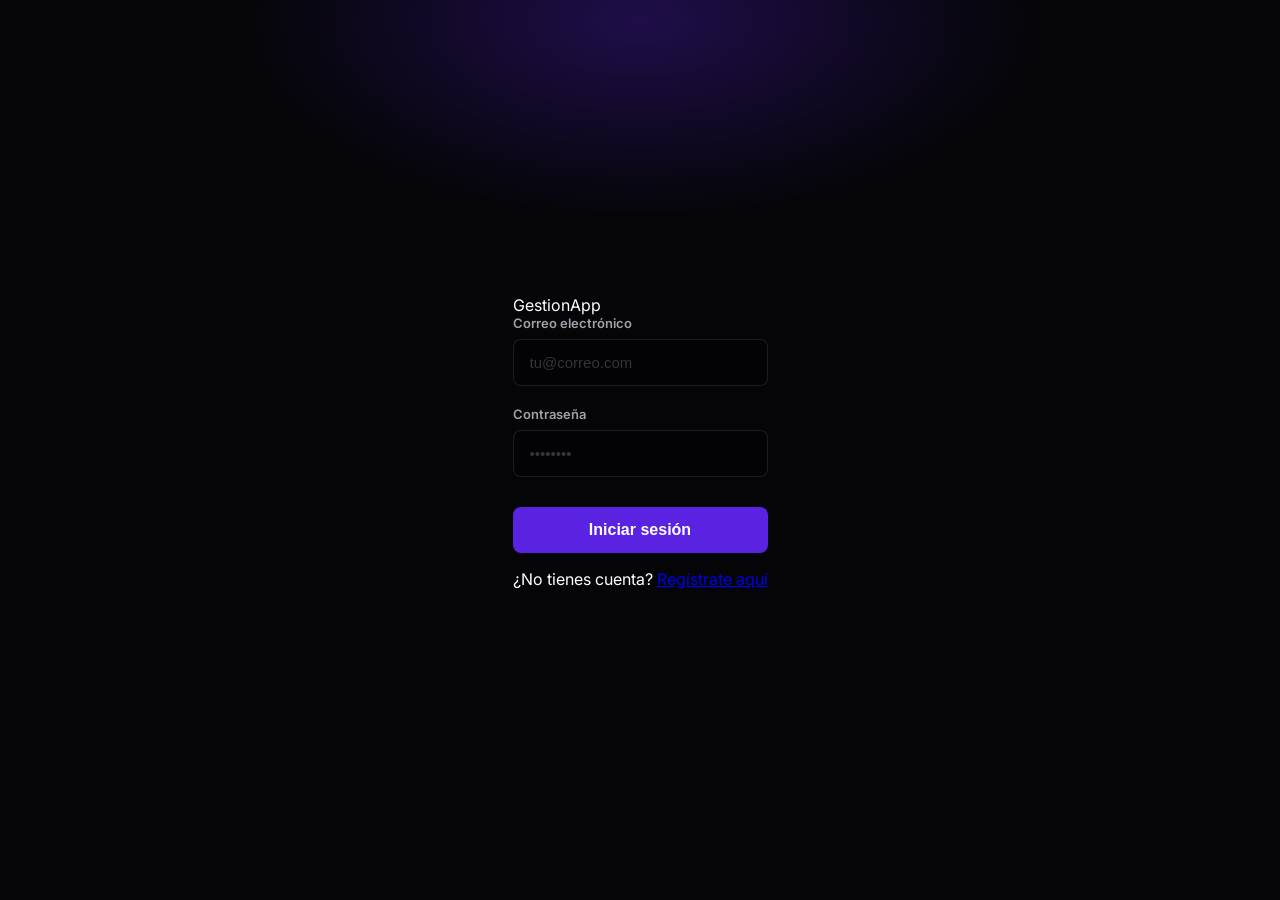
<file: GESTION USUARIOS SPRINGBOOT/proyecto Cris/src/main/resources/static/index.html>
<!DOCTYPE html>
<html lang="es">
<head>
  <meta charset="UTF-8">
  <title>GestionApp</title>
</head>
<body>
<script>
  const token = localStorage.getItem('token');
  const rol   = localStorage.getItem('rol');
  if (!token)               window.location.href = 'login.html';
  else if (rol === 'admin') window.location.href = 'admin.html';
  else                      window.location.href = 'dashboard.html';
</script>
</body>
</html>
</file>
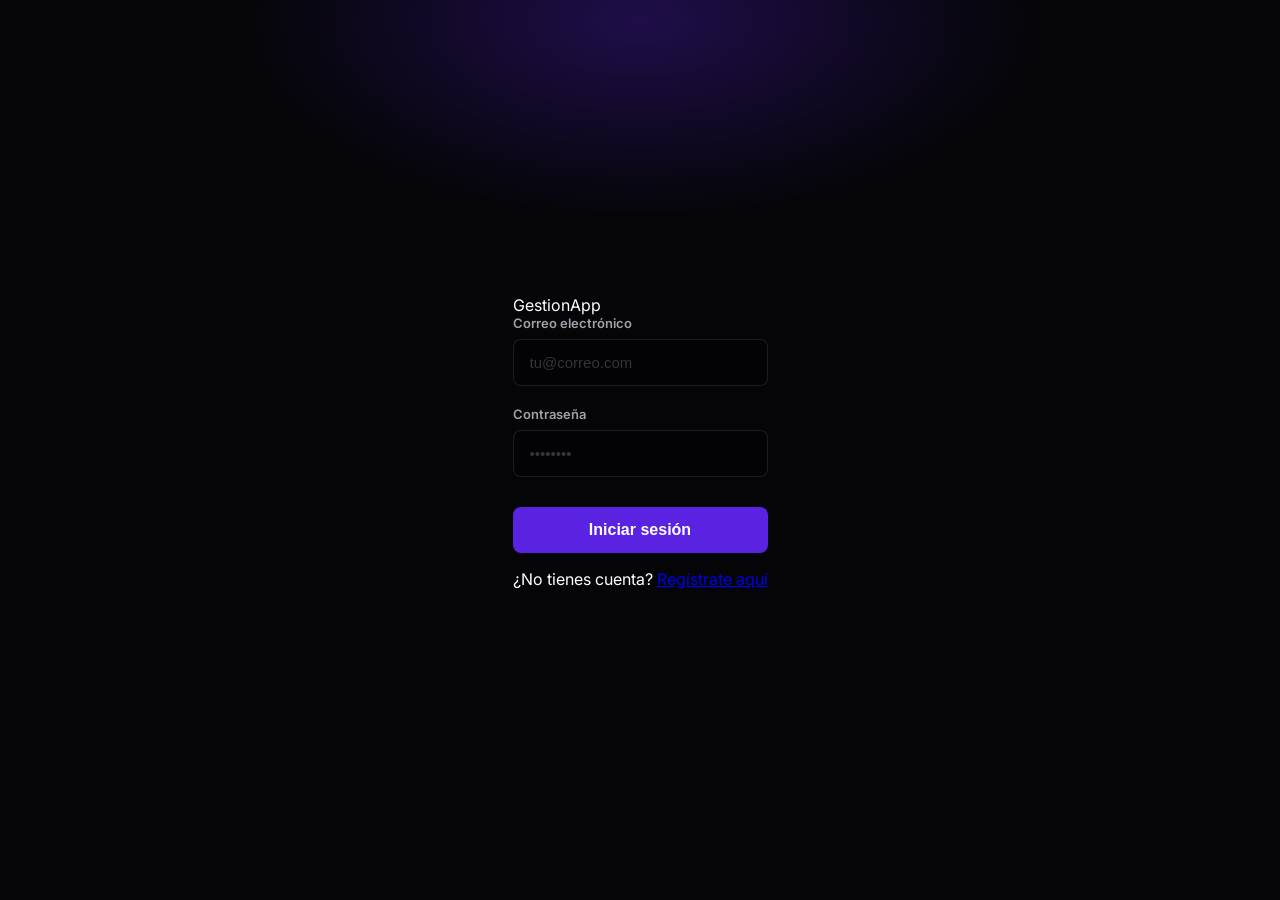
<file: GESTION USUARIOS SPRINGBOOT/proyecto Cris/src/main/resources/static/admin.html>
<!DOCTYPE html>
<html lang="es">
<head>
  <meta charset="UTF-8">
  <meta name="viewport" content="width=device-width, initial-scale=1.0">
  <title>Panel Admin – GestionApp</title>
  <link rel="stylesheet" href="design.css">
</head>
<body>

<!-- ── Navbar ── -->
<nav class="navbar">
  <a class="brand" href="admin.html">Gestion<span>App</span></a>
  <span style="margin-left:.5rem;font-size:.78rem" class="badge admin">admin</span>
  <span class="spacer"></span>
  <span id="adminName" style="color:var(--txt2);font-size:.9rem;margin-right:.5rem"></span>
  <button class="nav-btn" id="logoutBtn">Cerrar sesión</button>
</nav>

<!-- ── Main ── -->
<main class="page">

  <div class="section-header">
    <div>
      <h2>Gestión de usuarios</h2>
      <p style="margin-top:.2rem;font-size:.9rem">Administra todos los usuarios del sistema</p>
    </div>
    <button class="btn btn-primary" id="createUserBtn">＋ Nuevo usuario</button>
  </div>

  <!-- Search -->
  <div class="search-row mt-2" style="margin-bottom:1.2rem">
    <input type="text" id="searchInput" placeholder="🔍  Buscar por nombre o correo…">
  </div>

  <div id="pageAlert" class="alert" style="margin-bottom:1rem"></div>

  <!-- Table -->
  <div class="table-wrap">
    <table>
      <thead>
        <tr>
          <th>#</th>
          <th>Nombre</th>
          <th>Correo</th>
          <th>Rol</th>
          <th>Estado</th>
          <th>Registro</th>
          <th>Acciones</th>
        </tr>
      </thead>
      <tbody id="usersBody">
        <tr><td colspan="7" style="text-align:center;padding:2rem;color:var(--txt3)">Cargando…</td></tr>
      </tbody>
    </table>
  </div>

</main>

<!-- ── Modal crear/editar usuario ── -->
<div class="modal-backdrop" id="userModal">
  <div class="modal">
    <div class="modal-header">
      <h3 id="modalTitle">Nuevo usuario</h3>
      <button class="modal-close" id="closeUserModal">✕</button>
    </div>

    <div id="modalAlert" class="alert" style="margin-bottom:1rem"></div>

    <form id="userForm" style="display:flex;flex-direction:column;gap:1rem">
      <input type="hidden" id="editUserId">
      <div class="form-group">
        <label>Nombre</label>
        <input type="text" id="editNombre" placeholder="Nombre completo" required>
      </div>
      <div class="form-group">
        <label>Correo</label>
        <input type="email" id="editCorreo" placeholder="correo@ejemplo.com" required>
      </div>
      <div class="form-group">
        <label>Contraseña <span id="pwdHint" style="color:var(--txt3)">(mín. 6 caracteres)</span></label>
        <input type="password" id="editPassword" placeholder="••••••••" autocomplete="new-password">
      </div>
      <div class="form-group">
        <label>Rol</label>
        <select id="editRol">
          <option value="usuario">Usuario</option>
          <option value="admin">Admin</option>
        </select>
      </div>
      <div class="modal-footer" style="margin-top:0">
        <button type="button" class="btn btn-secondary" id="cancelUserModal">Cancelar</button>
        <button type="submit" class="btn btn-primary" id="saveUserBtn">Guardar</button>
      </div>
    </form>
  </div>
</div>

<!-- ── Modal confirmar eliminar ── -->
<div class="modal-backdrop" id="deleteModal">
  <div class="modal" style="max-width:380px">
    <div class="modal-header">
      <h3>¿Eliminar usuario?</h3>
      <button class="modal-close" id="closeDeleteModal">✕</button>
    </div>
    <p>Esta acción es irreversible. El usuario <strong id="deleteUserName"></strong> será eliminado del sistema.</p>
    <div class="modal-footer">
      <button class="btn btn-secondary" id="cancelDelete">Cancelar</button>
      <button class="btn btn-danger" id="confirmDelete">Eliminar</button>
    </div>
  </div>
</div>

<script src="api.js"></script>
<script>
// ── Auth guard ──
const token = localStorage.getItem('token');
const rol   = localStorage.getItem('rol');
if (!token)           { window.location.href = 'login.html'; }
if (rol !== 'admin')  { window.location.href = 'dashboard.html'; }

// ── State ──
let allUsers    = [];
let currentAdminId = null;
let pendingDeleteId = null;

// ── Helpers ──
function fmtDate(s) {
  if (!s) return '—';
  return new Date(s).toLocaleDateString('es-CO', { day:'2-digit', month:'short', year:'numeric' });
}
function showPageAlert(msg, type = 'error') {
  const el = document.getElementById('pageAlert');
  el.textContent = msg;
  el.className = `alert alert-${type} show`;
  setTimeout(() => { el.className = 'alert'; }, 4000);
}
function showModalAlert(msg, type = 'error') {
  const el = document.getElementById('modalAlert');
  el.textContent = msg;
  el.className = `alert alert-${type} show`;
}

// ── Load admin info ──
async function loadAdmin() {
  try {
    const me = await api.getMe();
    document.getElementById('adminName').textContent = me.nombre;
    currentAdminId = me.id;
  } catch(e) {}
}

// ── Load users ──
async function loadUsers() {
  try {
    allUsers = await api.getAllUsers();
    renderUsers(allUsers);
  } catch(e) {
    document.getElementById('usersBody').innerHTML =
      `<tr><td colspan="7" style="text-align:center;padding:2rem;color:var(--danger)">${e.message}</td></tr>`;
  }
}

function renderUsers(users) {
  const tbody = document.getElementById('usersBody');
  if (!users.length) {
    tbody.innerHTML = '<tr><td colspan="7" style="text-align:center;padding:2rem;color:var(--txt3)">Sin usuarios encontrados</td></tr>';
    return;
  }
  tbody.innerHTML = users.map((u, i) => `
    <tr>
      <td style="color:var(--txt3)">${i + 1}</td>
      <td><strong>${u.nombre}</strong></td>
      <td>${u.correo}</td>
      <td><span class="badge ${u.rol}">${u.rol}</span></td>
      <td><span class="badge ${u.estado}">${u.estado}</span></td>
      <td>${fmtDate(u.fechaRegistro)}</td>
      <td>
        <div class="flex gap-1 items-center">
          <button class="btn btn-secondary btn-sm" onclick="openEditModal(${u.id})">✏️ Editar</button>
          ${u.id !== currentAdminId
            ? `<button class="btn btn-danger btn-sm" onclick="openDeleteModal(${u.id}, '${u.nombre.replace(/'/g,"\\'")}')">🗑️</button>`
            : '<span class="text-sm" style="color:var(--txt3)">— tú —</span>'}
        </div>
      </td>
    </tr>
  `).join('');
}

// ── Search ──
document.getElementById('searchInput').addEventListener('input', (e) => {
  const q = e.target.value.toLowerCase();
  renderUsers(allUsers.filter(u =>
    u.nombre.toLowerCase().includes(q) || u.correo.toLowerCase().includes(q)
  ));
});

// ── User modal ──
const userModal = document.getElementById('userModal');

function openCreateModal() {
  document.getElementById('modalTitle').textContent = 'Nuevo usuario';
  document.getElementById('editUserId').value   = '';
  document.getElementById('editNombre').value   = '';
  document.getElementById('editCorreo').value   = '';
  document.getElementById('editPassword').value = '';
  document.getElementById('editRol').value      = 'usuario';
  document.getElementById('editPassword').required = true;
  document.getElementById('pwdHint').textContent = '(mín. 6 caracteres)';
  document.getElementById('modalAlert').className = 'alert';
  userModal.classList.add('open');
}

function openEditModal(id) {
  const u = allUsers.find(x => x.id === id);
  if (!u) return;
  document.getElementById('modalTitle').textContent = 'Editar usuario';
  document.getElementById('editUserId').value   = u.id;
  document.getElementById('editNombre').value   = u.nombre;
  document.getElementById('editCorreo').value   = u.correo;
  document.getElementById('editPassword').value = '';
  document.getElementById('editRol').value      = u.rol;
  document.getElementById('editPassword').required = false;
  document.getElementById('pwdHint').textContent = '(dejar vacío para no cambiar)';
  document.getElementById('modalAlert').className = 'alert';
  userModal.classList.add('open');
}

function closeUserModal() { userModal.classList.remove('open'); }
document.getElementById('closeUserModal').addEventListener('click', closeUserModal);
document.getElementById('cancelUserModal').addEventListener('click', closeUserModal);
userModal.addEventListener('click', (e) => { if (e.target === userModal) closeUserModal(); });
document.getElementById('createUserBtn').addEventListener('click', openCreateModal);

document.getElementById('userForm').addEventListener('submit', async (e) => {
  e.preventDefault();
  const btn = document.getElementById('saveUserBtn');
  btn.disabled = true;
  btn.innerHTML = '<span class="spinner"></span>';
  document.getElementById('modalAlert').className = 'alert';

  const id  = document.getElementById('editUserId').value;
  const payload = {
    nombre:   document.getElementById('editNombre').value.trim(),
    correo:   document.getElementById('editCorreo').value.trim(),
    password: document.getElementById('editPassword').value || undefined,
    rol:      document.getElementById('editRol').value,
  };

  try {
    if (id) {
      await api.updateUser(id, payload);
      showPageAlert('Usuario actualizado correctamente', 'success');
    } else {
      if (!payload.password) { showModalAlert('La contraseña es obligatoria'); return; }
      await api.createUser(payload);
      showPageAlert('Usuario creado correctamente', 'success');
    }
    closeUserModal();
    await loadUsers();
  } catch (err) {
    showModalAlert(err.message);
  } finally {
    btn.disabled = false;
    btn.textContent = 'Guardar';
  }
});

// ── Delete modal ──
const deleteModal = document.getElementById('deleteModal');

function openDeleteModal(id, name) {
  pendingDeleteId = id;
  document.getElementById('deleteUserName').textContent = name;
  deleteModal.classList.add('open');
}
function closeDeleteModal() { deleteModal.classList.remove('open'); pendingDeleteId = null; }
document.getElementById('closeDeleteModal').addEventListener('click', closeDeleteModal);
document.getElementById('cancelDelete').addEventListener('click', closeDeleteModal);
deleteModal.addEventListener('click', (e) => { if (e.target === deleteModal) closeDeleteModal(); });

document.getElementById('confirmDelete').addEventListener('click', async () => {
  if (!pendingDeleteId) return;
  try {
    await api.deleteUser(pendingDeleteId);
    closeDeleteModal();
    showPageAlert('Usuario eliminado', 'success');
    await loadUsers();
  } catch (err) {
    closeDeleteModal();
    showPageAlert(err.message);
  }
});

document.getElementById('logoutBtn').addEventListener('click', () => {
  localStorage.clear();
  window.location.href = 'login.html';
});

// ── Init ──
loadAdmin();
loadUsers();
</script>
</body>
</html>
</file>
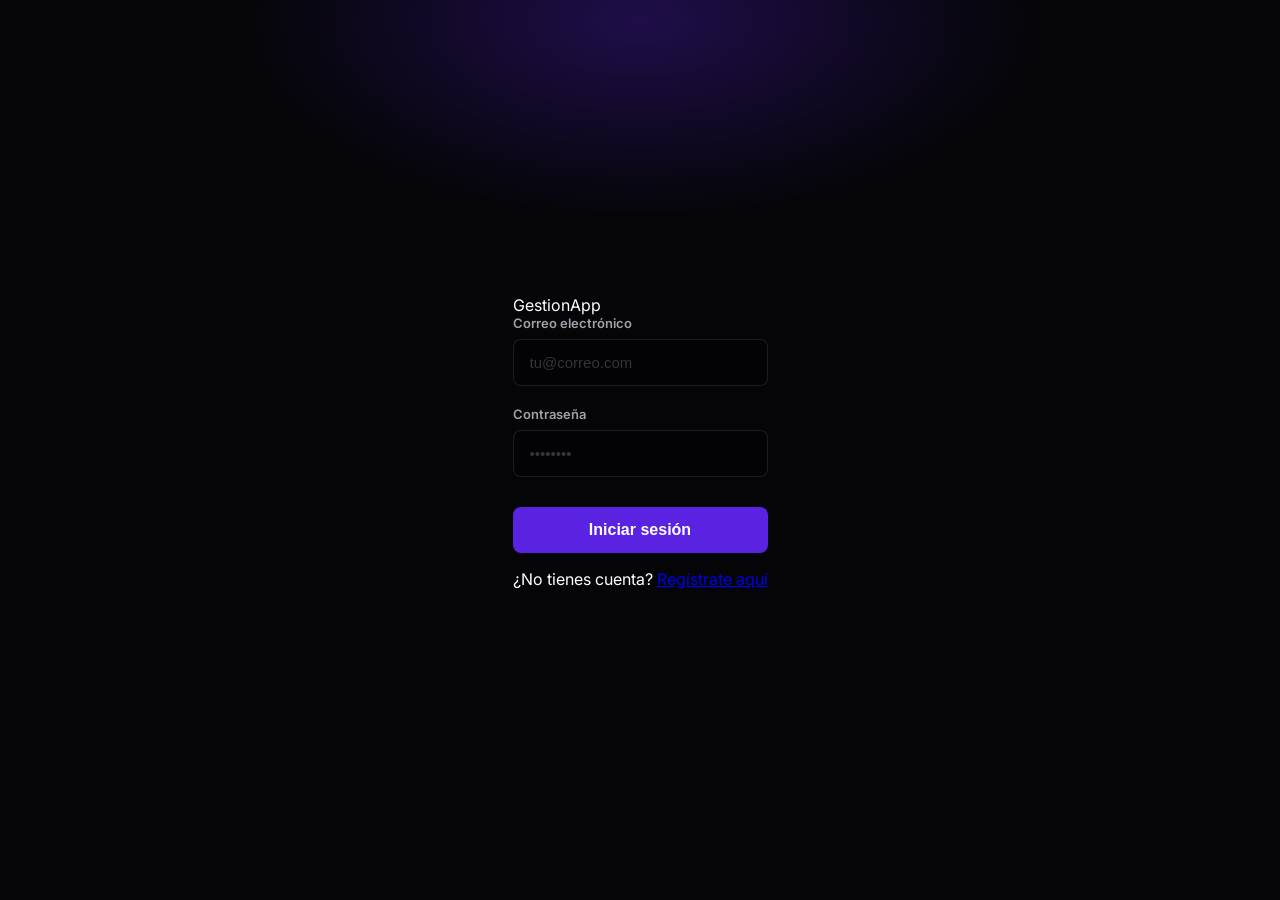
<file: GESTION USUARIOS SPRINGBOOT/proyecto Cris/src/main/resources/static/dashboard.html>
<!DOCTYPE html>
<html lang="es">
<head>
  <meta charset="UTF-8">
  <meta name="viewport" content="width=device-width, initial-scale=1.0">
  <title>Dashboard – GestionApp</title>
  <link rel="stylesheet" href="design.css">
</head>
<body>

<!-- ── Navbar ── -->
<nav class="navbar">
  <a class="brand" href="dashboard.html">Gestion<span>App</span></a>
  <span class="spacer"></span>
  <button class="nav-btn primary" id="profileBtn">👤 Mi perfil</button>
  <button class="nav-btn" id="logoutBtn">Cerrar sesión</button>
</nav>

<!-- ── Main ── -->
<main class="page">

  <!-- Banner de bienvenida -->
  <div class="welcome-banner">
    <p class="greeting">Bienvenido de vuelta,</p>
    <h1 id="welcomeName">…</h1>
  </div>

  <!-- Tarjetas de resumen -->
  <div class="card-grid mt-2" style="margin-bottom:2rem">
    <div class="stat-card">
      <span class="stat-icon">📅</span>
      <span class="stat-label">Fecha de registro</span>
      <span class="stat-value" id="statFecha">—</span>
    </div>
    <div class="stat-card">
      <span class="stat-icon">🕐</span>
      <span class="stat-label">Último acceso</span>
      <span class="stat-value" id="statAcceso">—</span>
    </div>
    <div class="stat-card">
      <span class="stat-icon">✅</span>
      <span class="stat-label">Estado de cuenta</span>
      <span class="stat-value" id="statEstado">—</span>
    </div>
  </div>

  <!-- Información de la cuenta -->
  <div class="card">
    <h3 style="margin-bottom:1.2rem">Información de la cuenta</h3>
    <div style="display:grid;grid-template-columns:repeat(auto-fill,minmax(200px,1fr));gap:1.2rem">
      <div>
        <p class="text-sm" style="color:var(--txt3);margin-bottom:.2rem">Nombre</p>
        <p id="infoNombre" style="color:var(--txt);font-weight:500">—</p>
      </div>
      <div>
        <p class="text-sm" style="color:var(--txt3);margin-bottom:.2rem">Correo</p>
        <p id="infoCorreo" style="color:var(--txt);font-weight:500">—</p>
      </div>
      <div>
        <p class="text-sm" style="color:var(--txt3);margin-bottom:.2rem">Rol</p>
        <span id="infoRol" class="badge">—</span>
      </div>
    </div>
  </div>

</main>

<!-- ── Modal de perfil ── -->
<div class="modal-backdrop" id="profileModal">
  <div class="modal">
    <div class="modal-header">
      <h3>Editar perfil</h3>
      <button class="modal-close" id="closeProfileModal">✕</button>
    </div>

    <div id="modalAlert" class="alert" style="margin-bottom:1rem"></div>

    <!-- Pestaña de datos -->
    <div id="tabData">
      <form id="profileForm" style="display:flex;flex-direction:column;gap:1rem">
        <div class="form-group">
          <label>Nombre</label>
          <input type="text" id="editNombre" placeholder="Tu nombre">
        </div>
        <div class="form-group">
          <label>Correo</label>
          <input type="email" id="editCorreo" placeholder="tu@correo.com">
        </div>
        <hr class="divider">
        <p class="text-sm" style="color:var(--txt3)">Cambiar contraseña (opcional)</p>
        <div class="form-group">
          <label>Contraseña actual</label>
          <input type="password" id="pwdActual" placeholder="••••••••" autocomplete="current-password">
        </div>
        <div class="form-group">
          <label>Nueva contraseña</label>
          <input type="password" id="pwdNueva" placeholder="••••••••" autocomplete="new-password">
        </div>
        <div class="modal-footer" style="margin-top:0;padding-top:0">
          <button type="button" class="btn btn-danger btn-sm" id="deactivateBtn">Dar de baja mi cuenta</button>
          <button type="submit" class="btn btn-primary" id="saveProfileBtn">Guardar cambios</button>
        </div>
      </form>
    </div>
  </div>
</div>

<!-- ── Confirm deactivate modal ── -->
<div class="modal-backdrop" id="confirmModal">
  <div class="modal" style="max-width:380px">
    <div class="modal-header">
      <h3>¿Dar de baja la cuenta?</h3>
      <button class="modal-close" id="closeConfirm">✕</button>
    </div>
    <p>Tu cuenta quedará inactiva. No podrás iniciar sesión hasta que un administrador la reactive.</p>
    <div class="modal-footer">
      <button class="btn btn-secondary" id="cancelDeactivate">Cancelar</button>
      <button class="btn btn-danger" id="confirmDeactivate">Sí, dar de baja</button>
    </div>
  </div>
</div>

<script src="api.js"></script>
<script>
// ── Auth guard ──
const token = localStorage.getItem('token');
const rol   = localStorage.getItem('rol');
if (!token) { window.location.href = 'login.html'; }
if (rol === 'admin') { window.location.href = 'admin.html'; }

// ── Helpers ──
function fmtDate(isoStr) {
  if (!isoStr) return '—';
  const d = new Date(isoStr);
  return d.toLocaleDateString('es-CO', { day:'2-digit', month:'short', year:'numeric' });
}
function showAlert(msg, type = 'error') {
  const el = document.getElementById('modalAlert');
  el.textContent = msg;
  el.className = `alert alert-${type} show`;
  setTimeout(() => { el.className = 'alert'; }, 4000);
}

// ── Load user ──
let currentUser = null;

async function loadUser() {
  try {
    currentUser = await api.getMe();
    document.getElementById('welcomeName').textContent = currentUser.nombre;
    document.getElementById('statFecha').textContent   = fmtDate(currentUser.fechaRegistro);
    document.getElementById('statAcceso').textContent  = fmtDate(currentUser.ultimoAcceso);
    document.getElementById('statEstado').textContent  = currentUser.estado;
    document.getElementById('infoNombre').textContent  = currentUser.nombre;
    document.getElementById('infoCorreo').textContent  = currentUser.correo;
    const rolEl = document.getElementById('infoRol');
    rolEl.textContent = currentUser.rol;
    rolEl.className   = `badge ${currentUser.rol}`;
  } catch (e) {
    console.error(e);
  }
}
loadUser();

// ── Navbar ──
document.getElementById('logoutBtn').addEventListener('click', () => {
  localStorage.clear();
  window.location.href = 'login.html';
});

// ── Profile modal ──
const profileModal = document.getElementById('profileModal');

document.getElementById('profileBtn').addEventListener('click', () => {
  document.getElementById('editNombre').value = currentUser?.nombre || '';
  document.getElementById('editCorreo').value = currentUser?.correo || '';
  document.getElementById('pwdActual').value  = '';
  document.getElementById('pwdNueva').value   = '';
  document.getElementById('modalAlert').className = 'alert';
  profileModal.classList.add('open');
});
document.getElementById('closeProfileModal').addEventListener('click', () => {
  profileModal.classList.remove('open');
});
profileModal.addEventListener('click', (e) => {
  if (e.target === profileModal) profileModal.classList.remove('open');
});

// Save profile
document.getElementById('profileForm').addEventListener('submit', async (e) => {
  e.preventDefault();
  const btn = document.getElementById('saveProfileBtn');
  btn.disabled = true;
  btn.innerHTML = '<span class="spinner"></span>';

  const nombre = document.getElementById('editNombre').value.trim();
  const correo = document.getElementById('editCorreo').value.trim();
  const pwdActual = document.getElementById('pwdActual').value;
  const pwdNueva  = document.getElementById('pwdNueva').value;

  try {
    // 1. Actualizar nombre/correo si cambiaron
    if (nombre !== currentUser.nombre || correo !== currentUser.correo) {
      await api.updateMe({ nombre, correo });
    }
    // 2. Cambiar contraseña si se llenaron los campos
    if (pwdActual && pwdNueva) {
      await api.changePassword({ passwordActual: pwdActual, passwordNueva: pwdNueva });
    }
    showAlert('¡Cambios guardados!', 'success');
    await loadUser();
  } catch (err) {
    showAlert(err.message);
  } finally {
    btn.disabled = false;
    btn.textContent = 'Guardar cambios';
  }
});

// Deactivate
const confirmModal = document.getElementById('confirmModal');
document.getElementById('deactivateBtn').addEventListener('click', () => {
  confirmModal.classList.add('open');
});
document.getElementById('closeConfirm').addEventListener('click', () => {
  confirmModal.classList.remove('open');
});
document.getElementById('cancelDeactivate').addEventListener('click', () => {
  confirmModal.classList.remove('open');
});
document.getElementById('confirmDeactivate').addEventListener('click', async () => {
  try {
    await api.deleteMe();
    localStorage.clear();
    window.location.href = 'login.html';
  } catch (err) {
    confirmModal.classList.remove('open');
    showAlert(err.message);
  }
});
</script>
</body>
</html>
</file>
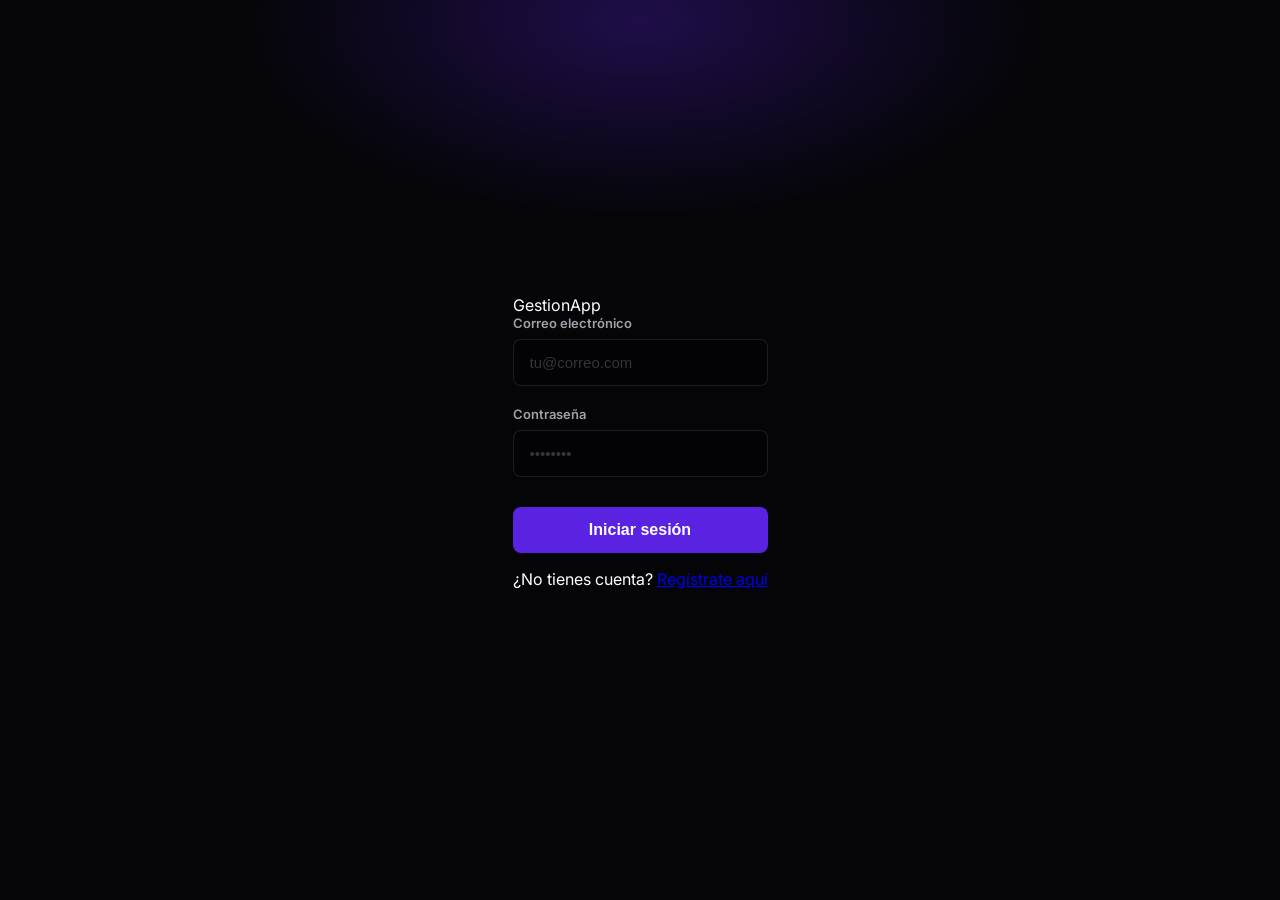
<file: GESTION USUARIOS SPRINGBOOT/proyecto Cris/src/main/resources/static/login.html>
<!DOCTYPE html>
<html lang="es">
<head>
  <meta charset="UTF-8">
  <meta name="viewport" content="width=device-width, initial-scale=1.0">
  <title>Iniciar sesión – GestionApp</title>
  <link rel="stylesheet" href="design.css">
</head>
<body>
<div class="auth-page">
  <div class="auth-card">
    <div class="logo">Gestion<span>App</span></div>

    <div id="alert" class="alert alert-error"></div>

    <form id="loginForm">
      <div class="form-group">
        <label for="correo">Correo electrónico</label>
        <input type="email" id="correo" placeholder="tu@correo.com" required autocomplete="email">
      </div>
      <div class="form-group">
        <label for="password">Contraseña</label>
        <input type="password" id="password" placeholder="••••••••" required autocomplete="current-password">
      </div>
      <button type="submit" class="btn btn-primary w-full mt-1" id="submitBtn">
        Iniciar sesión
      </button>
    </form>

    <p class="text-center mt-3 text-sm" style="color:var(--txt3)">
      ¿No tienes cuenta?
      <a href="registro.html" class="link">Regístrate aquí</a>
    </p>
  </div>
</div>

<script src="api.js"></script>
<script>
  // Si ya hay sesión activa redirigir
  (function() {
    const token = localStorage.getItem('token');
    const rol   = localStorage.getItem('rol');
    if (token) {
      window.location.href = rol === 'admin' ? 'admin.html' : 'dashboard.html';
    }
  })();

  const form      = document.getElementById('loginForm');
  const alertEl   = document.getElementById('alert');
  const submitBtn = document.getElementById('submitBtn');

  function showError(msg) {
    alertEl.textContent = msg;
    alertEl.className = 'alert alert-error show';
  }

  form.addEventListener('submit', async (e) => {
    e.preventDefault();
    alertEl.className = 'alert';
    submitBtn.disabled = true;
    submitBtn.innerHTML = '<span class="spinner"></span> Entrando…';

    try {
      const data = await api.login(
        document.getElementById('correo').value.trim(),
        document.getElementById('password').value
      );
      localStorage.setItem('token', data.token);
      localStorage.setItem('rol',   data.rol);
      window.location.href = data.rol === 'admin' ? 'admin.html' : 'dashboard.html';
    } catch (err) {
      showError(err.message);
      submitBtn.disabled = false;
      submitBtn.textContent = 'Iniciar sesión';
    }
  });
</script>
</body>
</html>
</file>
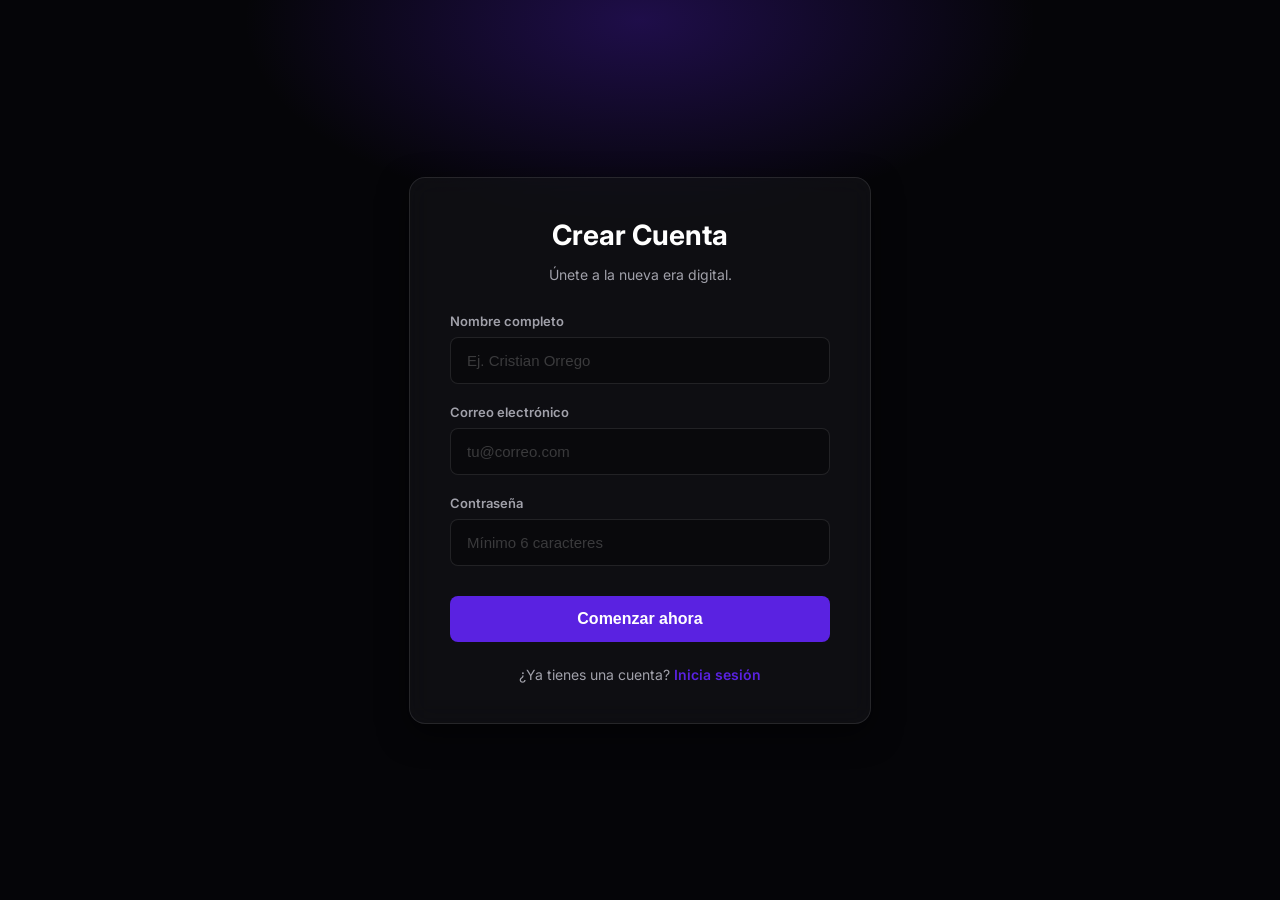
<file: GESTION USUARIOS SPRINGBOOT/proyecto Cris/src/main/resources/static/registro.html>
<!DOCTYPE html>
<html lang="es">
<head>
    <meta charset="UTF-8">
    <meta name="viewport" content="width=device-width, initial-scale=1.0">
    <title>Registro - Fintech Style</title>
    <link rel="stylesheet" href="design.css">
</head>
<body>

    <div class="auth-container">
        <h2>Crear Cuenta</h2>
        <p class="subtitle">Únete a la nueva era digital.</p>
        
        <div id="alert" class="alert"></div>

        <form id="registerForm">
            <div class="form-group">
                <label for="nombre">Nombre completo</label>
                <input type="text" id="nombre" placeholder="Ej. Cristian Orrego" required>
            </div>

            <div class="form-group">
                <label for="correo">Correo electrónico</label>
                <input type="email" id="correo" placeholder="tu@correo.com" required>
            </div>

            <div class="form-group">
                <label for="password">Contraseña</label>
                <input type="password" id="password" placeholder="Mínimo 6 caracteres" required>
            </div>

            <button type="submit" id="submitBtn">Comenzar ahora</button>
        </form>

        <div class="links">
            ¿Ya tienes una cuenta? <a href="login.html">Inicia sesión</a>
        </div>
    </div>

    <script src="api.js"></script>
    
    <script>
        const form = document.getElementById('registerForm');
        const alertEl = document.getElementById('alert');
        const submitBtn = document.getElementById('submitBtn');

        function show(msg, type = 'error') {
            alertEl.textContent = msg;
            alertEl.className = `alert alert-${type} show`;
        }

        form.addEventListener('submit', async (e) => {
            e.preventDefault();
            alertEl.className = 'alert';
            submitBtn.disabled = true;
            submitBtn.innerHTML = 'Registrando...';

            try {
                await api.registro(
                    document.getElementById('nombre').value.trim(),
                    document.getElementById('correo').value.trim(),
                    document.getElementById('password').value
                );
                show('¡Cuenta creada! Redirigiendo al login...', 'success');
                setTimeout(() => { window.location.href = 'login.html'; }, 1400);
            } catch (err) {
                show(err.message);
                submitBtn.disabled = false;
                submitBtn.textContent = 'Comenzar ahora';
            }
        });
    </script>
</body>
</html>
</file>
<file: GESTION USUARIOS SPRINGBOOT/proyecto Cris/src/main/resources/static/design.css>
/* Importamos una fuente moderna de Google */
@import url('https://fonts.googleapis.com/css2?family=Inter:wght@300;400;600;700&display=swap');

:root {
  --bg-color: #050508; /* Fondo casi negro */
  --card-bg: rgba(20, 20, 25, 0.6); /* Gris oscuro semi-transparente para las tarjetas */
  --primary-color: #5A22E1; /* El morado vibrante de la imagen */
  --primary-hover: #7C3AED;
  --text-main: #FFFFFF;
  --text-muted: #A1A1AA;
  --border-color: rgba(255, 255, 255, 0.1);
}

body {
  margin: 0;
  padding: 0;
  font-family: 'Inter', sans-serif;
  background-color: var(--bg-color);
  color: var(--text-main);
  display: flex;
  justify-content: center;
  align-items: center;
  min-height: 100vh;
  position: relative;
  overflow: hidden;
}

/* El efecto de brillo morado difuminado en el fondo */
body::before {
  content: "";
  position: absolute;
  top: -20%;
  left: 50%;
  transform: translateX(-50%);
  width: 800px;
  height: 400px;
  background: radial-gradient(ellipse at center, rgba(90, 34, 225, 0.3) 0%, rgba(5, 5, 8, 0) 70%);
  z-index: -1;
}

.auth-container {
  background-color: var(--card-bg);
  border: 1px solid var(--border-color);
  border-radius: 16px;
  padding: 40px;
  width: 100%;
  max-width: 380px;
  box-shadow: 0 10px 30px rgba(0, 0, 0, 0.5);
  backdrop-filter: blur(12px); /* Efecto cristal */
}

h2 {
  margin-top: 0;
  font-weight: 700;
  text-align: center;
  margin-bottom: 8px;
  font-size: 28px;
}

.subtitle {
  text-align: center;
  color: var(--text-muted);
  font-size: 14px;
  margin-bottom: 30px;
}

.form-group {
  margin-bottom: 20px;
  display: flex;
  flex-direction: column;
}

label {
  font-size: 13px;
  color: var(--text-muted);
  margin-bottom: 8px;
  font-weight: 600;
}

input {
  background-color: rgba(0, 0, 0, 0.3);
  border: 1px solid var(--border-color);
  color: var(--text-main);
  padding: 14px 16px;
  border-radius: 8px;
  font-size: 15px;
  outline: none;
  transition: all 0.3s ease;
}

input::placeholder {
  color: rgba(255, 255, 255, 0.2);
}

/* Efecto al hacer clic en el input */
input:focus {
  border-color: var(--primary-color);
  box-shadow: 0 0 0 2px rgba(90, 34, 225, 0.2);
}

button {
  background-color: var(--primary-color);
  color: white;
  border: none;
  border-radius: 8px;
  padding: 14px;
  font-size: 16px;
  font-weight: 600;
  cursor: pointer;
  width: 100%;
  transition: background-color 0.3s;
  margin-top: 10px;
}

button:hover {
  background-color: var(--primary-hover);
}

.links {
  text-align: center;
  margin-top: 24px;
  font-size: 14px;
  color: var(--text-muted);
}

.links a {
  color: var(--primary-color);
  text-decoration: none;
  font-weight: 600;
  transition: color 0.3s;
}

.links a:hover {
  color: #9d6aff;
}

/* Alertas de error/éxito */
.alert {
  padding: 12px;
  border-radius: 8px;
  margin-bottom: 20px;
  display: none;
  text-align: center;
  font-size: 14px;
}
.alert.show { display: block; }
.alert-error { background: rgba(255, 0, 0, 0.1); color: #ff6b6b; border: 1px solid rgba(255, 107, 107, 0.3); }
.alert-success { background: rgba(0, 255, 0, 0.1); color: #4ade80; border: 1px solid rgba(74, 222, 128, 0.3); }
</file>
